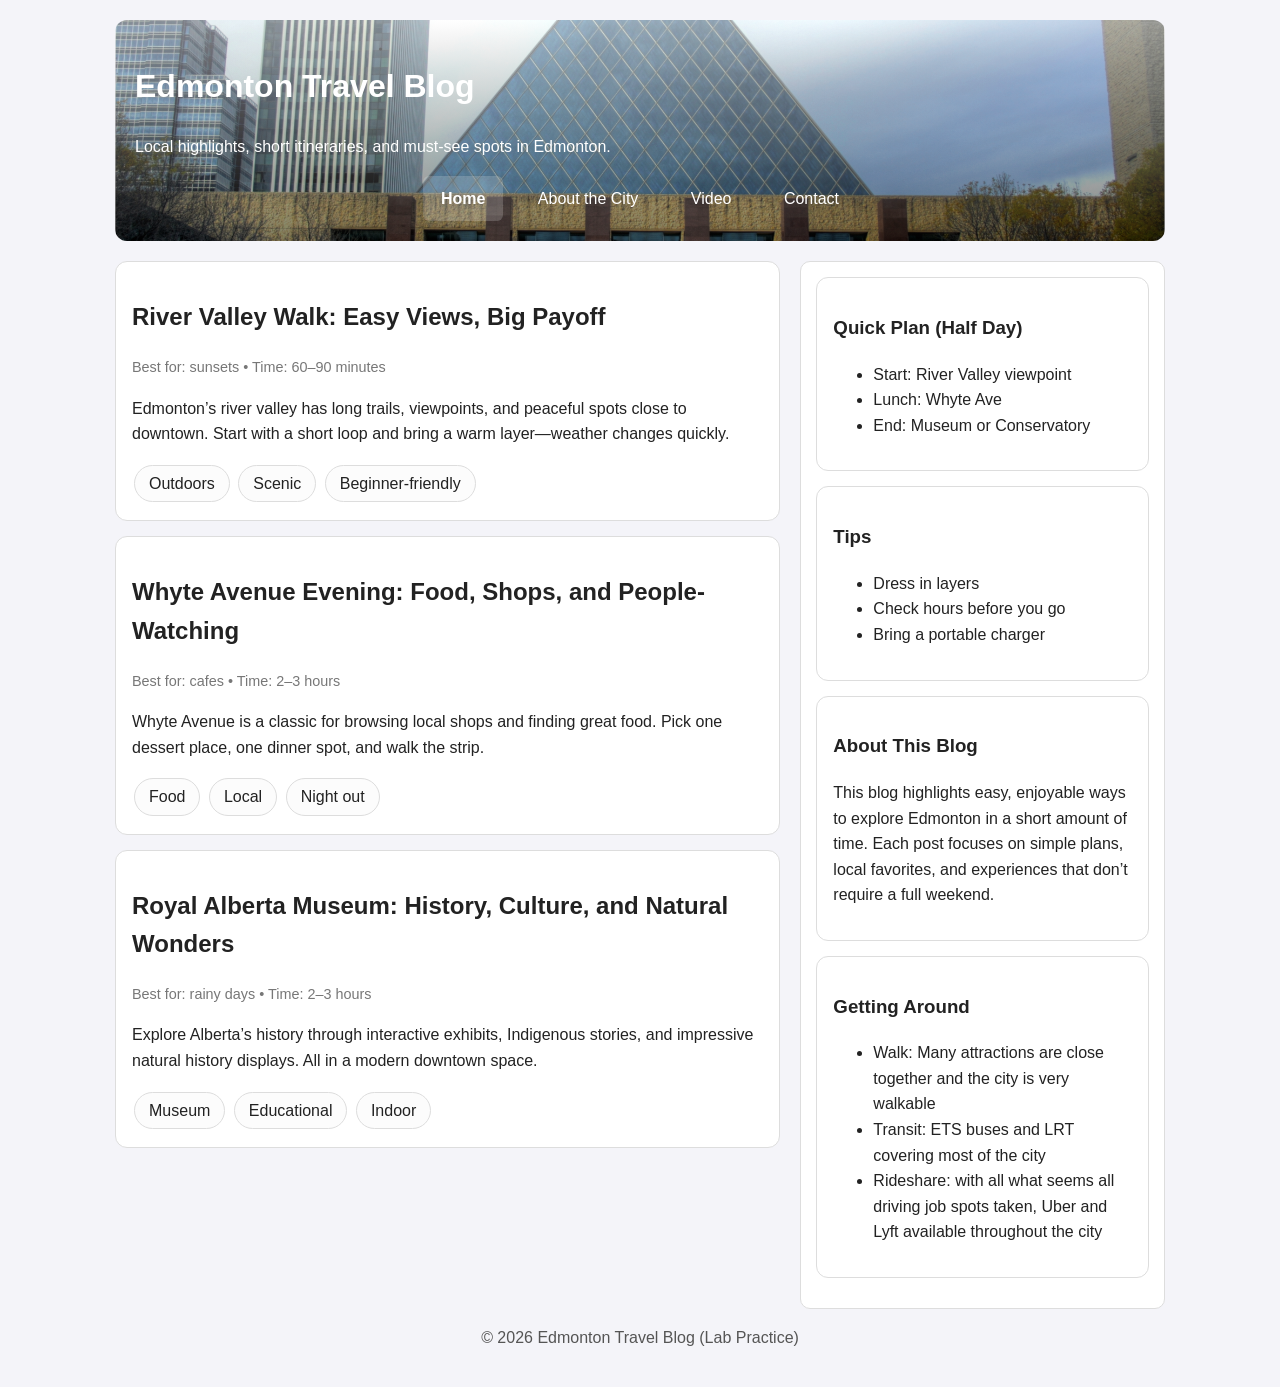
<file: index.html>
<!DOCTYPE html>
<html lang="en">

<head>
    <!-- Character encoding -->
    <meta charset="UTF-8" />
    <!-- Responsive scaling for mobile -->
    <meta name="viewport" content="width=device-width, initial-scale=1" />
    <title>Edmonton Travel Blog | Home</title>
    <!-- All pages share ONE stylesheet -->
    <link rel="stylesheet" href="style.css" />
</head>

<body>
    <!-- Container centers the site and controls max-width -->
    <div class="container">
        <header class="site-header">
            <h1>Edmonton Travel Blog</h1>
            <p>Local highlights, short itineraries, and must-see spots in Edmonton.</p>
            <!-- Navigation is a list; CSS will turn it into a nav bar -->
            <nav class="site-nav">
                <ul>
                    <li><a class="active" href="index.html">Home</a></li>
                    <li><a href="city.html">About the City</a></li>
                    <li><a href="video.html">Video</a></li>
                    <li><a href="contact.html">Contact</a></li>
                </ul>
            </nav>
        </header>
        <!-- Two-column layout: main content + sidebar -->
        <main class="layout">
            <section class="main">
                <article class="card">
                    <h2>River Valley Walk: Easy Views, Big Payoff</h2>
                    <div class="meta">Best for: sunsets • Time: 60–90 minutes</div>
                    <p>
                        Edmonton’s river valley has long trails, viewpoints, and peaceful spots
                        close to downtown.
                        Start with a short loop and bring a warm layer—weather changes quickly.
                    </p>
                    <div class="tags">
                        <span class="tag">Outdoors</span>
                        <span class="tag">Scenic</span>
                        <span class="tag">Beginner-friendly</span>
                    </div>
                </article>
                <article class="card">
                    <h2>Whyte Avenue Evening: Food, Shops, and People-Watching</h2>
                    <div class="meta">Best for: cafes • Time: 2–3 hours</div>
                    <p>
                        Whyte Avenue is a classic for browsing local shops and finding great
                        food.
                        Pick one dessert place, one dinner spot, and walk the strip.
                    </p>
                    <div class="tags">
                        <span class="tag">Food</span>
                        <span class="tag">Local</span>
                        <span class="tag">Night out</span>
                    </div>
                </article>
                <article class="card">
                    <h2>Royal Alberta Museum: History, Culture, and Natural Wonders</h2>
                    <div class="meta">Best for: rainy days • Time: 2–3 hours</div>
                    <p>
                        Explore Alberta’s history through interactive exhibits, Indigenous stories,
                        and impressive natural history displays. All in a modern downtown space.
                    </p>
                    <div class="tags">
                        <span class="tag">Museum</span>
                        <span class="tag">Educational</span>
                        <span class="tag">Indoor</span>
                    </div>
                </article>
            </section>
            <aside class="sidebar">
                <div class="card">
                    <h3>Quick Plan (Half Day)</h3>
                    <ul>
                        <li>Start: River Valley viewpoint</li>
                        <li>Lunch: Whyte Ave</li>
                        <li>End: Museum or Conservatory</li>
                    </ul>
                </div>
                <div class="card">
                    <h3>Tips</h3>
                    <ul>
                        <li>Dress in layers</li>
                        <li>Check hours before you go</li>
                        <li>Bring a portable charger</li>
                    </ul>
                </div>
                <div class="card">
                    <h3>About This Blog</h3>
                    <p>This blog highlights easy, enjoyable ways to explore Edmonton in a short
                        amount of time. Each post focuses on simple plans, local favorites, and
                        experiences that don’t require a full weekend.
                    </p>
                </div>
                <!-- TODO (HTML #3):
 Add one more sidebar card:
 - Title: Getting Around
 - List with 2/3 items (walk, transit, rideshare, etc.)
 -->
                <div class="card">
                    <h3>Getting Around</h3>
                    <ul>
                        <li>Walk: Many attractions are close together and the city is very walkable</li>
                        <li>Transit: ETS buses and LRT covering most of the city</li>
                        <li>Rideshare: with all what seems all driving job spots taken, Uber and Lyft available throughout the city</li>
                    </ul>
                </div>

            </aside>
        </main>
        <footer class="site-footer">
            <p>&copy; 2026 Edmonton Travel Blog (Lab Practice)</p>
        </footer>
    </div>
</body>

</html>
</file>
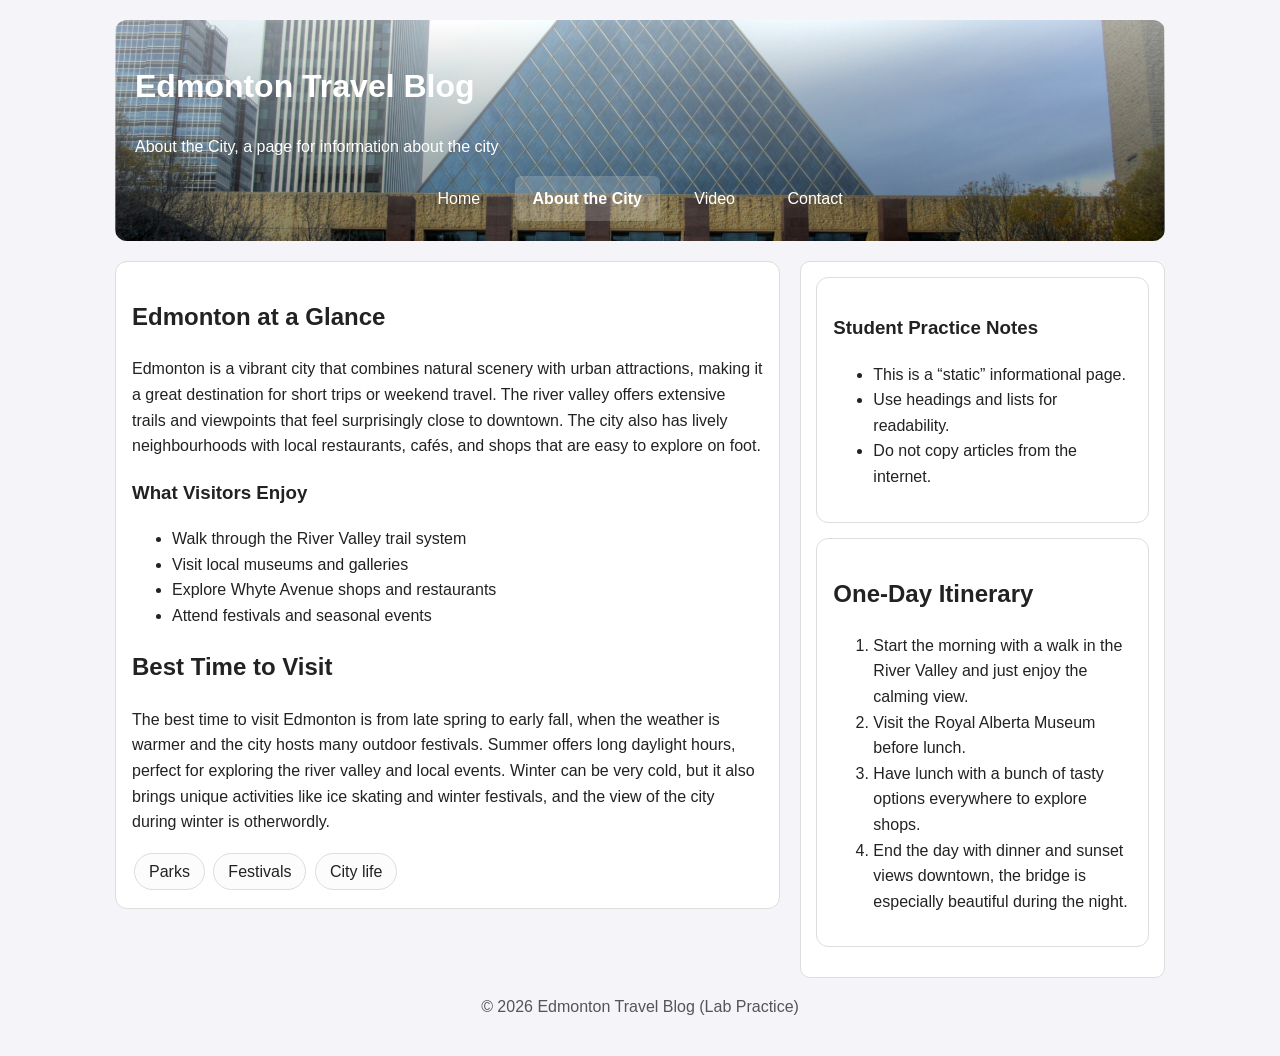
<file: city.html>
<!DOCTYPE html>
<html lang="en">

<head>
    <meta charset="UTF-8" />
    <meta name="viewport" content="width=device-width, initial-scale=1" />
    <title>Edmonton Travel Blog | About the City</title>
    <link rel="stylesheet" href="style.css" />
</head>

<body>
    <div class="container">
        <!-- TODO (HTML #4):
 HEADER SECTION (copy the same structure from index.html)
 1) Create a <header> with class="site-header"
 2) Add an <h1> for the site title: Edmonton Travel Blog
 3) Add a <p> that describes the current page (example: About the City)
 4) Add the navigation menu using <nav class="site-nav"> with a <ul> list
 - Each menu item is a <li> containing an <a> link
 - Use the SAME menu on every page for consistency
 - Only change which link has class="active" (the current page)
-->
        <header class="site-header">
            <h1>Edmonton Travel Blog</h1>
            <p>About the City, a page for information about the city</p>
            <nav class="site-nav">
                <ul>
                    <li><a href="index.html">Home</a></li>
                    <li><a class="active" href="city.html">About the City</a></li>
                    <li><a href="video.html">Video</a></li>
                    <li><a href="contact.html">Contact</a></li>
                </ul>
            </nav>
        </header>
        <main class="layout">
            <section class="main">
                <div class="card">
                    <h2>Edmonton at a Glance</h2>
                    <p>
                        Edmonton is a vibrant city that combines natural scenery with urban
                        attractions, making it a great destination for short trips or weekend travel. The
                        river valley offers extensive trails and viewpoints that feel surprisingly close to
                        downtown. The city also has lively neighbourhoods with local restaurants, cafés, and
                        shops that are easy to explore on foot.
                    </p>
                    <h3>What Visitors Enjoy</h3>
                    <!-- TODO (HTML #5):
Add a <ul> list with 4 items. -->
                    <ul>
                        <li>Walk through the River Valley trail system</li>
                        <li>Visit local museums and galleries</li>
                        <li>Explore Whyte Avenue shops and restaurants</li>
                        <li>Attend festivals and seasonal events</li>
                    </ul>
                    <!-- TODO (HTML #6):
Create a header stating “Best Time to Visit” and Write 2–4 sentences.
-->
                    <h2>Best Time to Visit</h2>
                    <p>
                        The best time to visit Edmonton is from late spring to early fall, when the weather
                        is warmer and the city hosts many outdoor festivals. Summer offers long daylight
                        hours, perfect for exploring the river valley and local events. Winter can be very
                        cold, but it also brings unique activities like ice skating and winter festivals,
                        and the view of the city during winter is otherwordly.
                    </p>
                    <div class="tags">
                        <span class="tag">Parks</span>
                        <span class="tag">Festivals</span>
                        <span class="tag">City life</span>
                    </div>
                </div>
                <!-- TODO (HTML #7):
Add a second card titled “One-Day Itinerary”
containing an <ol> list with 4 steps.
-->
            </section>
            <aside class="sidebar">
                <div class="card">
                    <h3>Student Practice Notes</h3>
                    <ul>
                        <li>This is a “static” informational page.</li>
                        <li>Use headings and lists for readability.</li>
                        <li>Do not copy articles from the internet.</li>
                    </ul>
                </div>
                <div class="card">
                    <h2>One-Day Itinerary</h2>
                    <ol>
                        <li>Start the morning with a walk in the River Valley and just enjoy the calming view.</li>
                        <li>Visit the Royal Alberta Museum before lunch.</li>
                        <li>Have lunch with a bunch of tasty options everywhere to explore shops.</li>
                        <li>End the day with dinner and sunset views downtown, the bridge is especially beautiful during the night.</li>
                    </ol>
                </div>
            </aside>
        </main>
        <footer class="site-footer">
            <p>&copy; 2026 Edmonton Travel Blog (Lab Practice)</p>
        </footer>
    </div>
</body>

</html>
</file>
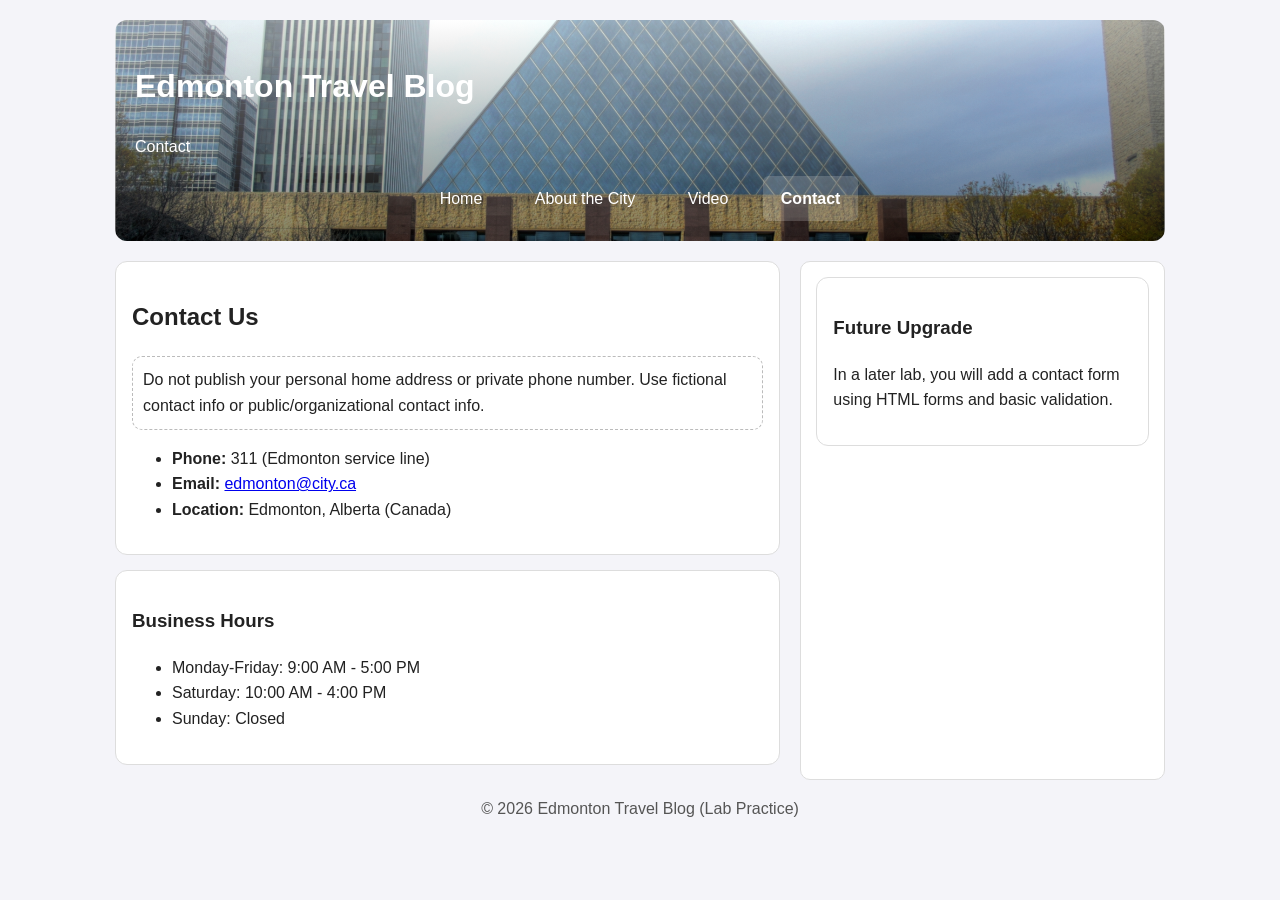
<file: contact.html>
<!DOCTYPE html>
<html lang="en">

<head>
    <meta charset="UTF-8" />
    <meta name="viewport" content="width=device-width, initial-scale=1" />
    <title>Edmonton Travel Blog | Contact</title>
    <link rel="stylesheet" href="style.css" />
</head>

<body>
    <div class="container">
        <header class="site-header">
            <h1>Edmonton Travel Blog</h1>
            <p>Contact</p>
            <nav class="site-nav">
                <ul>
                    <li><a href="index.html">Home</a></li>
                    <li><a href="city.html">About the City</a></li>
                    <li><a href="video.html">Video</a></li>
                    <li><a class="active" href="contact.html">Contact</a></li>
                </ul>
            </nav>
        </header>
        <main class="layout">
            <section class="main">
                <div class="card">
                    <h2>Contact Us</h2>
                    <p class="notice">
                        Do not publish your personal home address or private phone number.
                        Use fictional contact info or public/organizational contact info.
                    </p>
                    <ul>
                        <li><strong>Phone:</strong> 311 (Edmonton service line)</li>
                        <li><strong>Email:</strong> <a href="mailto:info@example.com">edmonton@city.ca</a></li>
                        <li><strong>Location:</strong> Edmonton, Alberta (Canada)</li>
                    </ul>
                </div>
                <div class="card">
                    <h3>Business Hours</h3>
                    <ul>
                        <li>Monday-Friday: 9:00 AM - 5:00 PM</li>
                        <li>Saturday: 10:00 AM - 4:00 PM</li>
                        <li>Sunday: Closed</li>
                    </ul>
                </div>
                <!-- TODO (HTML #10):
 Add a second card titled “Business Hours”
 with a list of days/times.
 -->
            </section>
            <aside class="sidebar">
                <div class="card">
                    <h3>Future Upgrade</h3>
                    <p>
                        In a later lab, you will add a contact form using HTML forms and basic
                        validation.
                    </p>
                </div>
            </aside>
        </main>
        <footer class="site-footer">
            <p>&copy; 2026 Edmonton Travel Blog (Lab Practice)</p>
        </footer>
    </div>
</body>

</html>
</file>
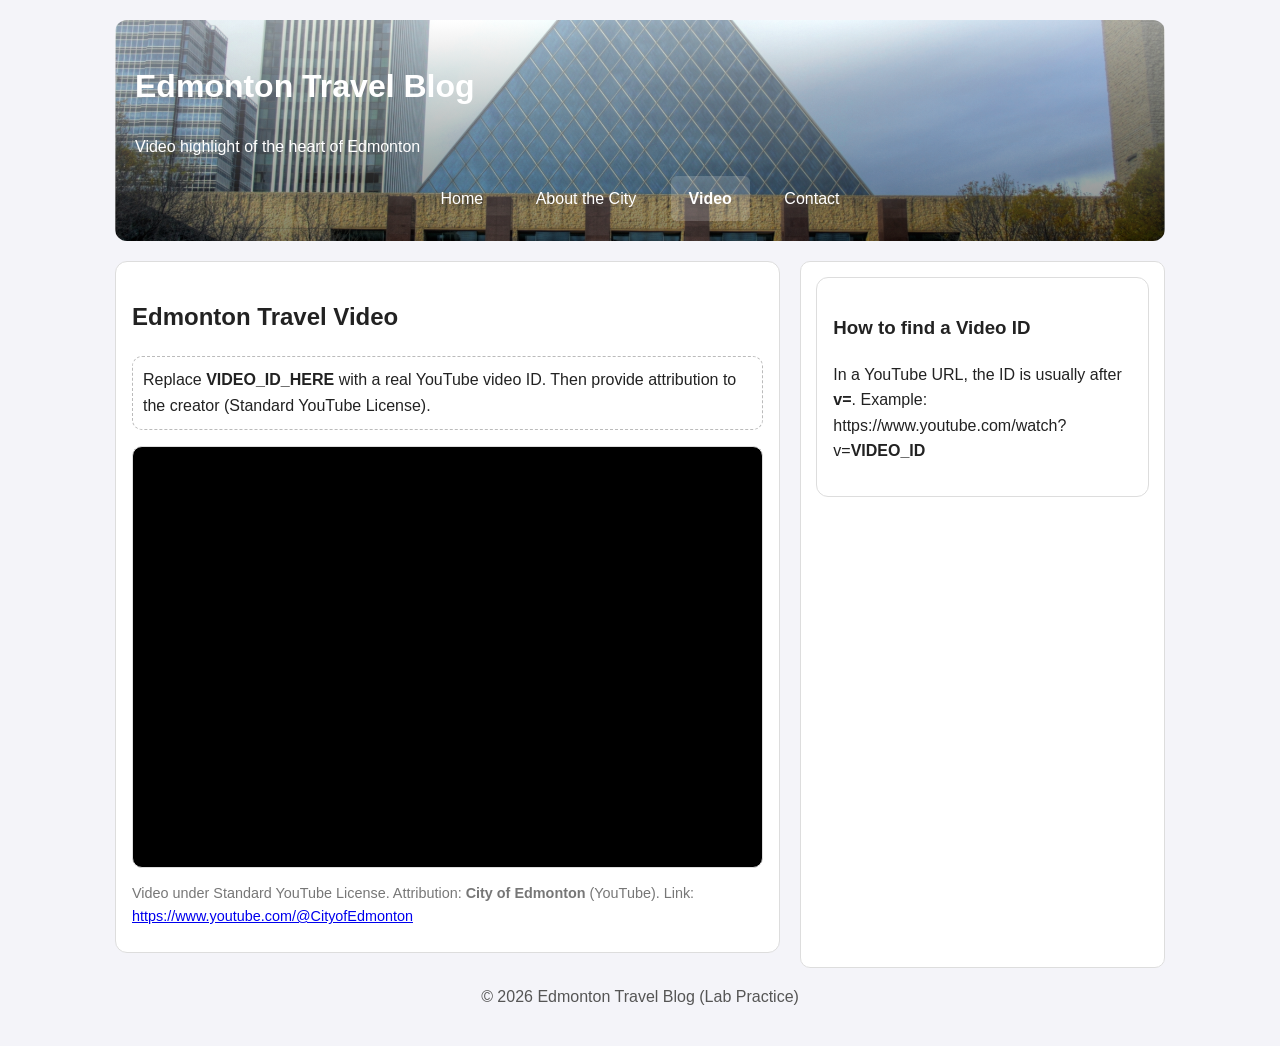
<file: video.html>
<!DOCTYPE html>
<html lang="en">

<head>
    <meta charset="UTF-8" />
    <meta name="viewport" content="width=device-width, initial-scale=1" />
    <title>Edmonton Travel Blog | Video</title>
    <link rel="stylesheet" href="style.css" />
</head>

<body>
    <div class="container">
        <header class="site-header">
            <h1>Edmonton Travel Blog</h1>
            <p>Video highlight of the heart of Edmonton</p>
            <nav class="site-nav">
                <ul>
                    <li><a href="index.html">Home</a></li>
                    <li><a href="city.html">About the City</a></li>
                    <li><a class="active" href="video.html">Video</a></li>
                    <li><a href="contact.html">Contact</a></li>
                </ul>
            </nav>
        </header>
        <main class="layout">
            <section class="main">
                <div class="card" id="featured-video">
                    <h2>Edmonton Travel Video</h2>
                    <p class="notice">
                        Replace <strong>VIDEO_ID_HERE</strong> with a real YouTube video ID.
                        Then provide attribution to the creator (Standard YouTube License).
                    </p>
                    <div class="video-wrap">
                        <!-- -- TODO (HTML #8):
Add a YouTube video using an <iframe> embed. Take the video ID from a
normal YouTube link then place it into the embed format. For example, if the link is
https://www.youtube.com/watch?v=EfJo3MHFkFI, the video ID is EfJo3MHFkFI, so your
iframe src becomes https://www.youtube.com/embed/EfJo3MHFkFI. Keep the iframe
attributes (title, allow, allowfullscreen) so the player works correctly. After the
iframe, include attribution by writing the creator’s name and adding a working link
to the video or creator’s channel; if the video cannot be embedded (it may say
playback is disabled on other websites), choose a different YouTube video that
allows embedding. -->

                        <iframe width="560" height="315" src="https://www.youtube.com/embed/6xh4IR8uJu0"
                            title="YouTube video player" frameborder="0"
                            allow="accelerometer; autoplay; clipboard-write; encrypted-media; gyroscope; picture-in-picture"
                            allowfullscreen>
                        </iframe>

                    </div>

                    <p class="meta">
                        Video under Standard YouTube License.
                        Attribution: <strong>City of Edmonton</strong> (YouTube).
                        Link: <a href="#" target="_blank" rel="noopener">https://www.youtube.com/@CityofEdmonton</a>
                    </p>

                    <!-- TODO (HTML #9):
1) Replace Creator Name Here with the creator’s name.
2) Replace # with the real URL (creator channel OR the video page).
-->
                </div>
            </section>
            <aside class="sidebar">
                <div class="card">
                    <h3>How to find a Video ID</h3>
                    <p>
                        In a YouTube URL, the ID is usually after <strong>v=</strong>.
                        Example: https://www.youtube.com/watch?v=<strong>VIDEO_ID</strong>
                    </p>
                </div>
            </aside>

        </main>
        <footer class="site-footer">
            <p>&copy; 2026 Edmonton Travel Blog (Lab Practice)</p>
        </footer>
    </div>
</body>

</html>
</file>
<file: style.css>
/* ---------------------------
 style.css (Student Tasks Version)
 Chapters 4 & 6: Selectors + Box Model + Variables
 ---------------------------
 HOW TO USE THIS FILE:
 - Keep the selectors as they are (e.g., .site-nav a). Only add properties inside
{ }.
 - Use Chapter 6 variables with var(--name) whenever possible.
 - Use the Box Model (padding, margin, border, border-radius) to create spacing
and “button/card” looks.
 - After each edit: Save → Refresh the browser.
 DEBUG TIP (Chapter 4 cascade):
 If a style does not apply, check:
 1) selector matches the HTML element
 2) you saved the file
 3) no typos (property names, missing semicolons)
 4) whether another rule overrides it (order/specificity)
*/
/* ---------------------------
 Chapter 6: Variables (Design System)
 You may keep these values or adjust them to create a different theme.
 Typical values:
 - colors in hex (#RRGGBB)
 - common neutrals: light background, dark text
  - one accent color used for highlights/hover
 --------------------------- */
:root {
    --bg: #f4f4f9;
    /* background color (light) */
    --text: #222;
    /* main text color (dark) */
    --primary: #2c3e50;
    /* header/nav background color */
    --accent: #0A6C74;
    /* highlight/hover color */
    --white: #ffffff;
    /* white */
    --border: #ddd;
    /* light border color */
}

/* Base styles (inheritance applies to many text properties)
 You can adjust:
 - font-family (Arial, Helvetica, sans-serif)
 - line-height (e.g., 1.4 to 1.8)
 - background and color using variables */
body {
    margin: 0;
    font-family: Arial, sans-serif;
    background: var(--bg);
    color: var(--text);
    line-height: 1.6;
}

/* Centers page content and prevents text from stretching too wide
 You can adjust:
 - max-width (e.g., 900px to 1200px)
 - padding (e.g., 16px to 32px) */
.container {
    max-width: 1050px;
    margin: 0 auto;
    padding: 20px;
}

/* Header “banner”
 You can adjust:
 - padding (e.g., 16px–28px)
 - border-radius (e.g., 8px–16px)
 - background using var(--primary) */
.site-header {
    background: var(--primary);
    color: var(--white);
    padding: 20px;
    border-radius: 12px;
    background-image: linear-gradient(
                        rgba(255, 255, 255, 0.5),
                        rgba(0, 0, 0, 0.5)
                    ),
                    url(CityHall.jpg);
    background-size: cover;
    background-position: center;
    background-repeat: no-repeat;
}

/* ---------------------------
 Chapter 4: Descendant selectors
 The UL is styled only inside .site-nav so other lists are unaffected.
 Typical values:
 - list-style: none; removes bullets
 - text-align: center; centers the menu
 --------------------------- */
.site-nav ul {
    list-style: none;
    margin: 0;
    padding: 0;
    text-align: center;
}

/* Each LI controls positioning of each menu item.
 Typical values:
 - display: inline-block; puts items side-by-side
  - margin: small horizontal spacing like 4px–12px */
.site-nav li {
    display: inline-block;
    margin: 0 6px;
}

/* TODO (CSS #1): Nav links as buttons
 Target: .site-nav a (the clickable element)
 You should define properties to make links look like buttons:
 - text color: usually var(--white)
 - remove underline: text-decoration (often 'none')
 - padding: increases clickable area (common: vertical 8–12px, horizontal 12–22px)
 - display: use inline-block so padding/background behave like a “button”
 - border-radius: rounding (common: 4px–12px; or 999px for pill style)
 - transition: smooth hover effect (often background-color 0.2s–0.3s)
 Optional additions:
 - background for non-hover state (transparent or subtle)
 - font-weight (normal/bold)
*/
.site-nav a {
    /* add properties here */
    color: var(--white);
    text-decoration: none;
    padding: 10px 18px;
    display: inline-block;
    border-radius: 8px;
    transition: background-color 0.3s ease;
    font-weight: normal;
}

/* TODO (CSS #2): Hover effect
 Target: .site-nav a:hover
 You should define what changes when the mouse hovers:
 - background color: commonly var(--accent)
 - optionally adjust text color (if contrast becomes poor)
 - optionally change underline/border effect instead of background (design choice)
*/
.site-nav a:hover {
    /* add properties here */
    background-color: var(--accent);
}

/* TODO (CSS #3): Active link highlight
Target: .site-nav a.active
 This should make the current page link look “selected.”
 Common approaches (choose one):
 - subtle background (semi-transparent white)
 - underline or border-bottom
 - slightly different text color
 - stronger font-weight
 Keep it visually consistent with your hover style.
*/
.site-nav a.active {
    /* add properties here */
    background-color: var(--accent);
    font-weight: bold;
}

/* Two-column layout (Flexbox)
 You may keep this as-is or modify later in the Design Studio.
 Typical values:
 - gap: 12px–28px */
.layout {
    margin-top: 20px;
    display: flex;
    gap: 28px;
}

.main {
    flex: 2;
}

.sidebar {
    flex: 1;
}

/* TODO (CSS #4): Sidebar card look
 Target: .sidebar
 Goal: Make the sidebar area look like a clean panel.
 Typical properties:
 - background: var(--white)
 - padding: 12px–20px
 - border: 1px solid var(--border)
 - border-radius: 8px–16px
 Optional:
 - slightly different background (very light tint)
*/
.sidebar {
    /* add properties here */
    background: var(--white);
    padding: 15px;
    border: 1px solid var(--border);
    border-radius: 10px;
}

/* TODO (CSS #5): Card styling (Box Model)
 Target: .card
 Goal: Make every card look like a readable block.
 Typical properties:
 - background: var(--white)
 - padding: 14px–20px
 - margin-bottom: 12px–18px
 - border: 1px solid var(--border)
 - border-radius: 8px–16px
 Optional:
 - box-shadow for depth (subtle; do not overdo)
*/
.card {
    /* add properties here */
    background: var(--white);
    padding: 15px;
    margin-bottom: 15px;
    border: 1px solid var(--border);
    border-radius: 10px;
}

/* TODO (CSS #6): Meta line
 Target: .meta
 Goal: Smaller, less prominent text than body content.
 Typical properties:
 - font-size: around 0.85rem–0.95rem
 - color: a muted grey (e.g., #666 or #777)
 - margin-bottom: 6px–12px
*/
.meta {
    /* add properties here */
    font-size: 0.9rem;
    color: #777;
    margin-bottom: 8px;
}

/* TODO (CSS #7): Tag “pill” styling
 Target: .tag
 Goal: Tags should look like pill labels.
 Typical properties:
 - display: inline-block
 - padding: small (vertical 4–7px, horizontal 10–16px)
 - margin: small spacing between tags
 - border: 1px solid (often #ccc or var(--border))
 - border-radius: very large (e.g., 999px) for pill shape
 Optional:

  - background: white or very light tint
 - text color: var(--primary) or var(--text)
*/
.tag {
    /* add properties here */
    display: inline-block;
    padding: 5px 14px;
    margin: 2px;
    border: 1px solid var(--border);
    border-radius: 999px;
    background: #f9f9f989;
}

/* TODO (CSS #8): Video container
 Target: .video-wrap
 Goal: The iframe should appear inside a neat frame with rounded corners.
 Typical properties:
 - border: 1px solid var(--border)
 - border-radius: 8px–16px
 - overflow: hidden (important for rounded corners)
 - background: #000 (prevents white gaps around the video)
*/
.video-wrap {
    /* add properties here */
    border: 1px solid var(--border);
    border-radius: 10px;
    overflow: hidden;
    background: #000;
}

.video-wrap iframe {
    width: 100%;
    height: 420px;
    border: 0;
    display: block;
}

/* ID selector example: styles ONLY the element with id="featured-video"
 Use this to emphasize the featured section (more specific than .card). */
#featured-video {
    /* Examples of what you CAN define here:
 - a different border style (solid/dashed)
 - a thicker border width
 - extra padding or margin
 - a subtle background tint
 - a stronger border-left accent
 */
}

/* TODO (CSS #9): Notice styling
 Target: .notice
 Goal: Make instruction boxes stand out.
 Typical properties:
 - border: dashed (e.g., 1px dashed #bbb)
 - padding: 10px–14px
 - border-radius: 8px–16px
 Optional:
 - background: white or a very light tint
 - slightly muted text color
*/
.notice {
    /* add properties here */
    border: 1px dashed #bbb;
    padding: 10px;
    border-radius: 10px;
}

/* Footer
 You can adjust padding and color, but keep it readable. */
.site-footer {
    text-align: center;
    padding: 20 px 10px;
    color: #555;
}

/* Design Studios Options // Override the styles above */

.site-nav a{
 color: var(--white);
 text-decoration: none;
 padding: 10px 18px;
 display: inline-block;
 border-radius: 6px;
 transition: background-color 0.2s;
}
.site-nav a:hover{ background: var(--accent); }
.site-nav a.active{ background: rgba(255,255,255,0.18); }

.card{
 background: var(--white);
 padding: 16px;
 margin-bottom: 15px;
 border: 1px solid var(--border);
 border-radius: 12px;
}

.layout{
 margin-top: 20px;
 display: flex;
 gap: 20px;
}
.main{ flex: 2; }
.sidebar{ flex: 1; }
</file>
